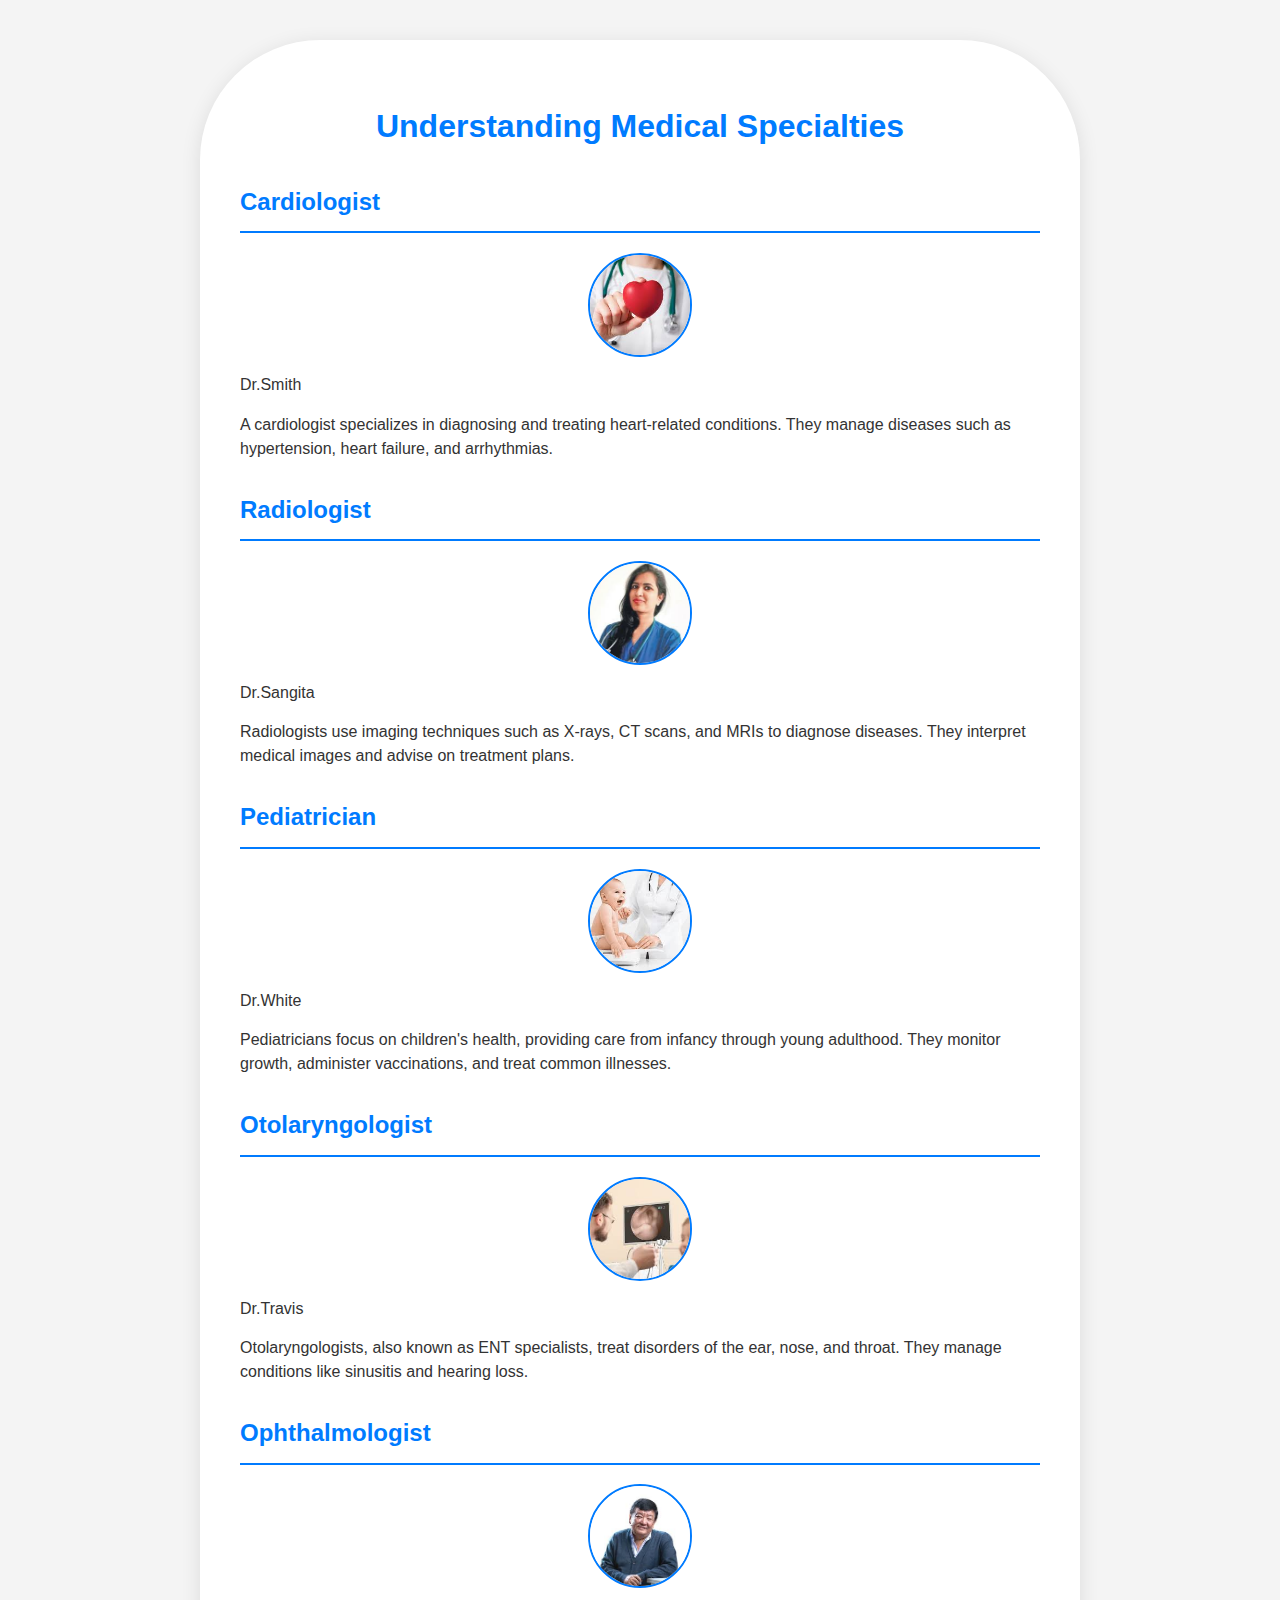
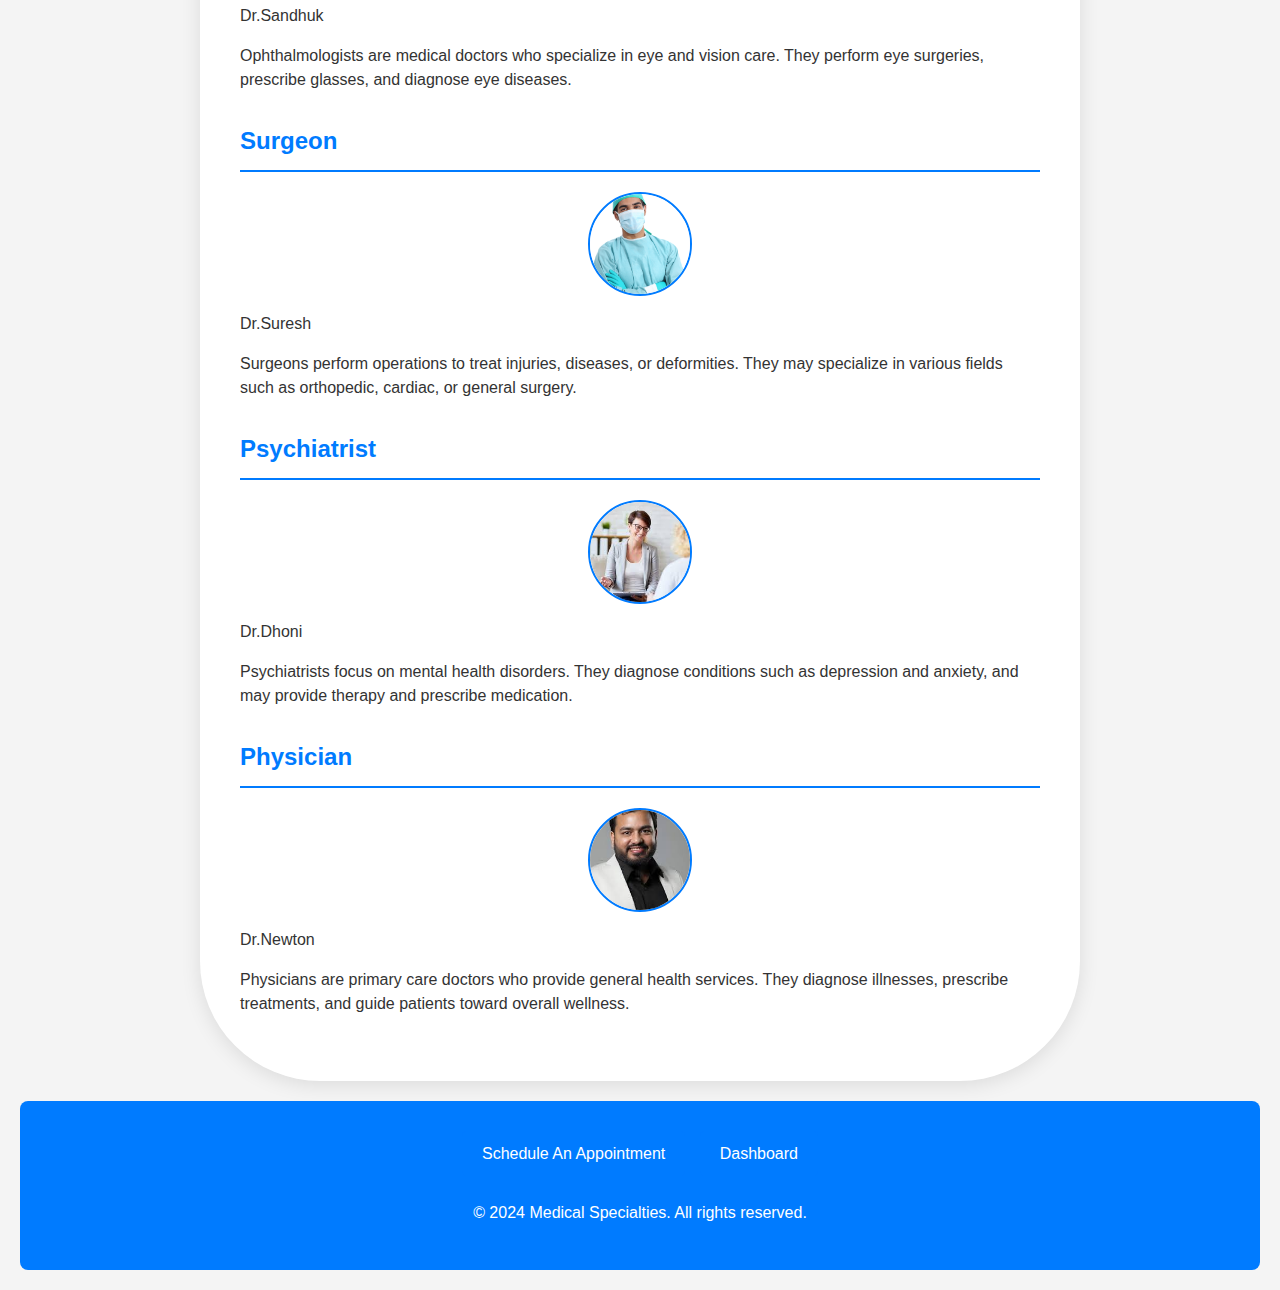
<file: doctor.html>
<!DOCTYPE html>
<html lang="en">
<head>
    <meta charset="UTF-8">
    <meta name="viewport" content="width=device-width, initial-scale=1.0">
    <title>Doctor's</title>
    <link rel="stylesheet" href="css/doctor.css">
</head>
<body>
    <div class="container">
        <h1>Understanding Medical Specialties</h1>

        <h2>Cardiologist</h2>
        <img class="profile-pic" src="img/card.jpeg" alt="Cardiologist Image">
        Dr.Smith
        <p>A cardiologist specializes in diagnosing and treating heart-related conditions. They manage diseases such as hypertension, heart failure, and arrhythmias.
            
        </p>
        
        <h2>Radiologist</h2>
        <img class="profile-pic" src="img/sunita.jpeg" alt="Radiologist Image">
        Dr.Sangita
        <p>Radiologists use imaging techniques such as X-rays, CT scans, and MRIs to diagnose diseases. They interpret medical images and advise on treatment plans.
            
        </p>
        
        <h2>Pediatrician</h2>
        <img class="profile-pic" src="img/bacha.jpeg" alt="Pediatrician Image">
        Dr.White
        <p>Pediatricians focus on children's health, providing care from infancy through young adulthood. They monitor growth, administer vaccinations, and treat common illnesses.</p>
        
        <h2>Otolaryngologist</h2>
        <img class="profile-pic" src="img/ear.jpeg" alt="Otolaryngologist Image">
        Dr.Travis 
        <p>Otolaryngologists, also known as ENT specialists, treat disorders of the ear, nose, and throat. They manage conditions like sinusitis and hearing loss.</p>
        
        <h2>Ophthalmologist</h2>
        <img class="profile-pic" src="img/opthomology.jpeg" alt="Ophthalmologist Image">
        Dr.Sandhuk
        <p>Ophthalmologists are medical doctors who specialize in eye and vision care. They perform eye surgeries, prescribe glasses, and diagnose eye diseases.</p>
        
        <h2>Surgeon</h2>
        <img class="profile-pic" src="img/surgeon.jpg" alt="Surgeon Image">
        Dr.Suresh
        <p>Surgeons perform operations to treat injuries, diseases, or deformities. They may specialize in various fields such as orthopedic, cardiac, or general surgery.</p>
        
        <h2>Psychiatrist</h2>
        <img class="profile-pic" src="img/psych.jpeg" alt="Psychiatrist Image">
        Dr.Dhoni
        <p>Psychiatrists focus on mental health disorders. They diagnose conditions such as depression and anxiety, and may provide therapy and prescribe medication.</p>
        
        <h2>Physician</h2>
        <img class="profile-pic" src="img/physician.jpeg" alt="Physician Image">
        Dr.Newton
        <p>Physicians are primary care doctors who provide general health services. They diagnose illnesses, prescribe treatments, and guide patients toward overall wellness.</p>
    </div>
    
    <footer>
        <a href="schedule_appointment.php">Schedule An Appointment</a>
        <a href="dashboard.php">Dashboard</a>
        <p>&copy; 2024 Medical Specialties. All rights reserved.</p>
    </footer>
</body>
</html>
</file>
<file: css/doctor.css>
body {
    font-family: Arial, sans-serif;
    background-color: #f4f4f4;
    color: #333;
    line-height: 1.6;
    margin: 0; /* Remove default margin */
    padding: 20px;
}

.container {
    max-width: 800px;
    margin: 20px auto; /* Space around the container */
    padding: 40px; /* Increased padding */
    background: white;
    border-radius: 120px;
    box-shadow: 0 4px 20px rgba(0, 0, 0, 0.1);
}

h1 {
    color: #007BFF;
    text-align: center;
    margin-bottom: 30px;
}

h2 {
    margin-top: 30px;
    color: #007BFF; /* Set color for H2 elements */
    border-bottom: 2px solid #007BFF; /* Bottom border for emphasis */
    padding-bottom: 10px;
}

.profile-pic {
    width: 100px;  /* Set width */
    height: 100px; /* Set height */
    border-radius: 50%; /* Circular shape */
    object-fit: cover; /* Ensure image covers the container */
    margin: 15px auto; /* Space below the image */
    display: block; /* Center the image */
    border: 2px solid #007BFF; /* Border around the image */
}

p {
    margin: 15px 0 25px; /* Added bottom margin */
    font-size: 16px;
    line-height: 1.5;
}

a {
    display: inline-block;
    margin: 10px 5px;
    color: #fff;
    background-color: #007BFF;
    padding: 10px 20px;
    border-radius: 5px;
    text-decoration: none;
    transition: background-color 0.3s ease;
    text-align: center; /* Center text in links */
}

a:hover {
    background-color: #0056b3; /* Darker blue on hover */
}

/* Footer styles */
footer {
    text-align: center; /* Centered text */
    margin-top: 20px; /* Space above the footer */
    padding: 20px 0; /* Vertical padding inside footer */
    background-color: #007BFF; /* Footer background */
    color: white; /* Text color inside footer */
    border-radius: 8px; /* Rounded corners */
}

/* Responsive design */
@media (max-width: 600px) {
    .container {
        padding: 20px; /* Adjust padding */
    }
    .profile-pic {
        width: 80px;  /* Smaller width on mobile */
        height: 80px; /* Smaller height on mobile */
    }
    h1, h2, p {
        font-size: 16px; /* Adjust font size */
    }
}
</file>
